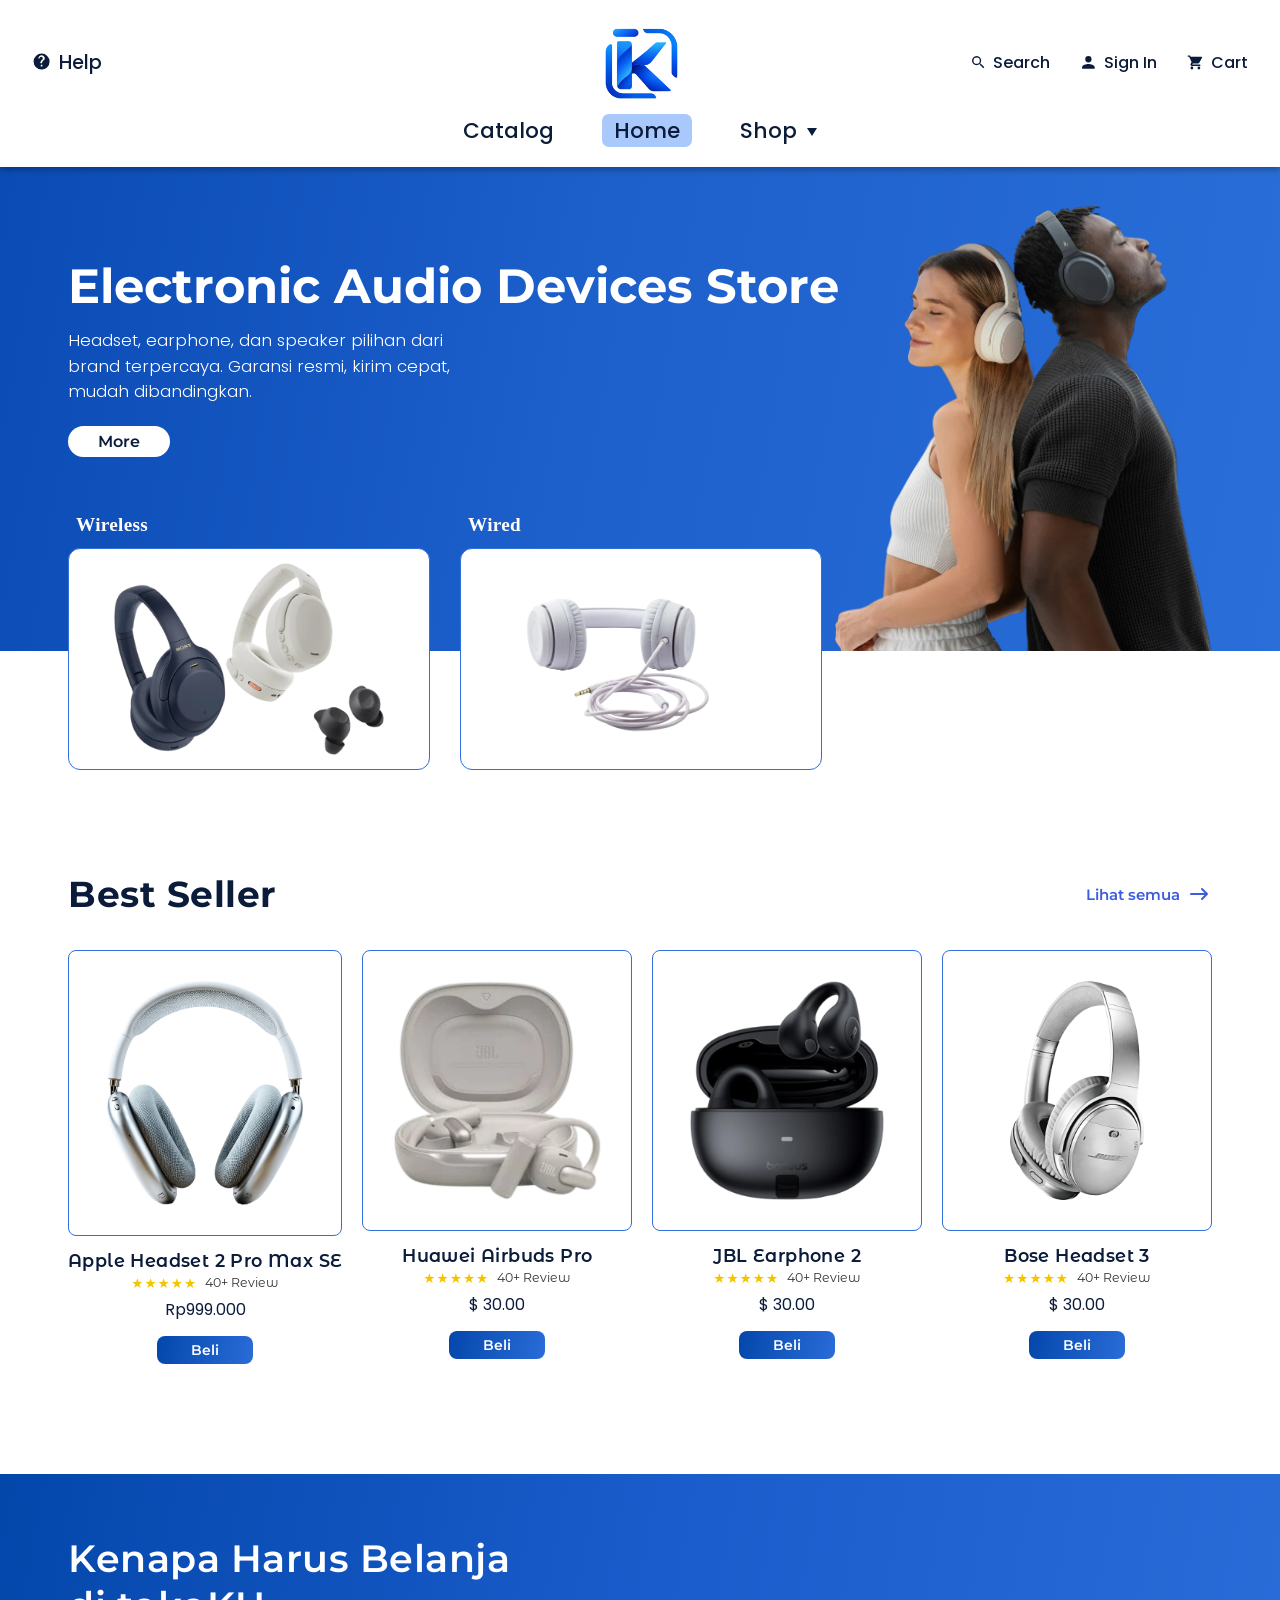
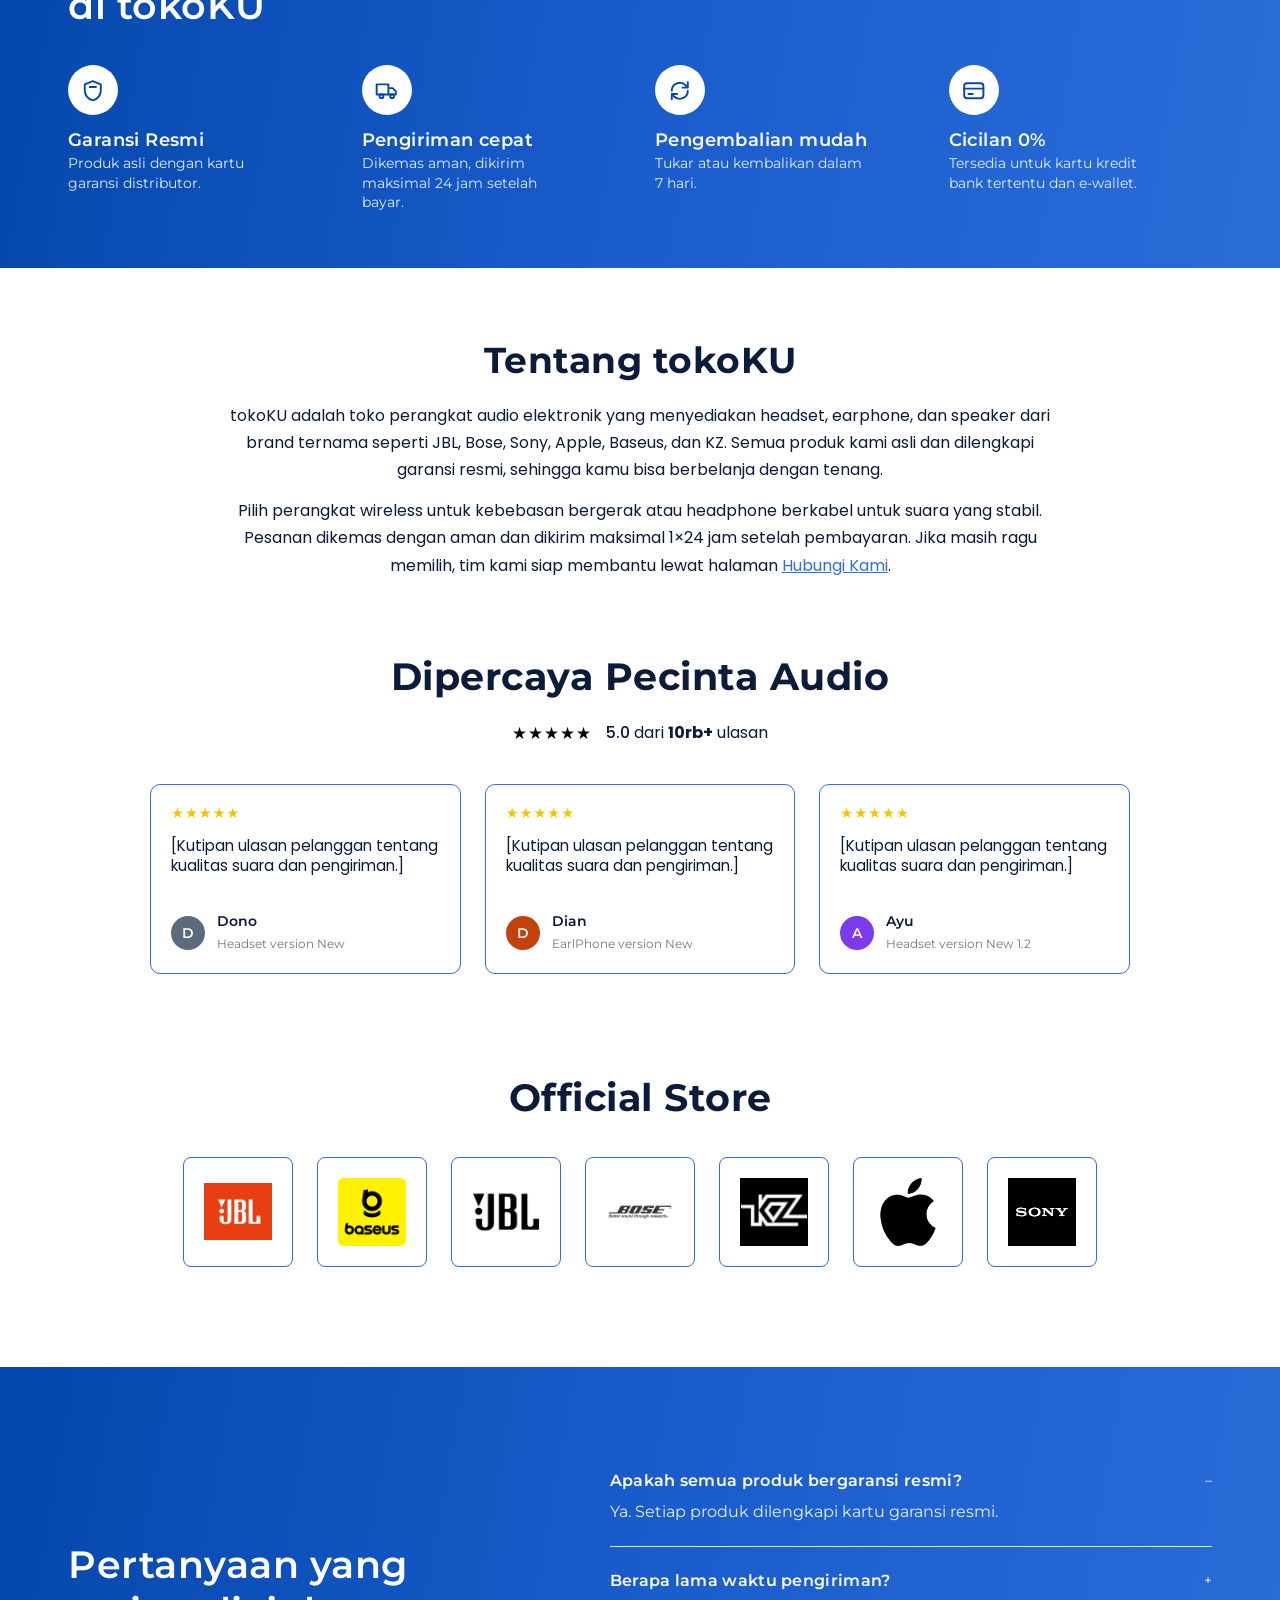
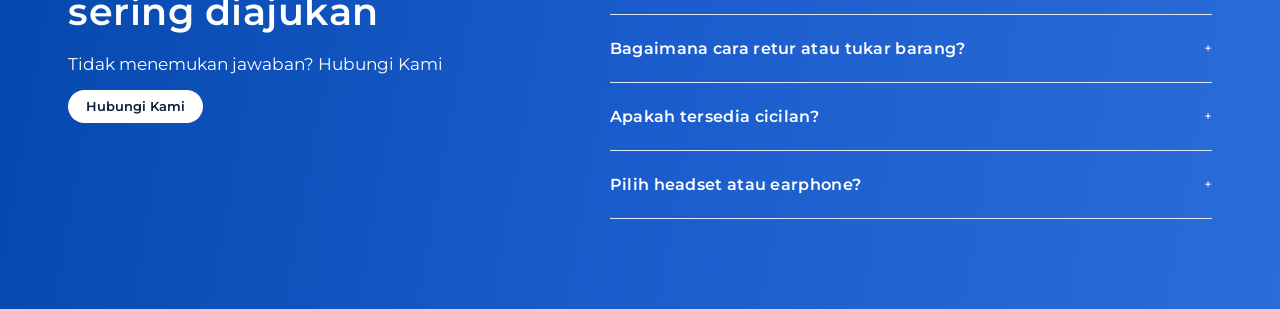
<file: index.html>
<!DOCTYPE html>
<html lang="id">
<head>
<meta charset="utf-8">
<meta name="viewport" content="width=device-width, initial-scale=1">
<title>tokoKU — Electronic Audio Devices Store</title>
<meta name="description" content="Headset, earphone, dan speaker pilihan dari brand terpercaya. Garansi resmi, kirim cepat, mudah dibandingkan.">
<link rel="canonical" href="https://muhammadfaizramadhan77.github.io/tokoKU/">
<link rel="icon" type="image/png" href="img/logo.png">
<link rel="preconnect" href="https://fonts.googleapis.com">
<link rel="preconnect" href="https://fonts.gstatic.com" crossorigin>
<link href="https://fonts.googleapis.com/css2?family=Montserrat:wght@300;400;500;600;700&family=Montserrat+Alternates:wght@500;600;700&family=Poppins:wght@300;400;500;600&display=swap" rel="stylesheet">
<link rel="stylesheet" href="css/style.css">
<script type="application/ld+json">
{
  "@context": "https://schema.org",
  "@type": "Organization",
  "name": "tokoKU",
  "url": "https://muhammadfaizramadhan77.github.io/tokoKU/",
  "logo": "https://muhammadfaizramadhan77.github.io/tokoKU/img/logo.png",
  "description": "Toko perangkat audio elektronik yang menyediakan headset, earphone, dan speaker dari brand ternama dengan garansi resmi."
}
</script>
</head>
<body>
<svg xmlns="http://www.w3.org/2000/svg" style="display:none" aria-hidden="true">
<symbol id="i-help" viewBox="0 0 24 24"><path d="M12 2a10 10 0 100 20 10 10 0 000-20zm1 16h-2v-2h2v2zm1.6-7.7l-.9.9c-.7.7-1.2 1.3-1.2 2.8h-2v-.5c0-1.1.5-2.1 1.2-2.8l1.2-1.3c.4-.3.6-.8.6-1.4 0-1.1-.9-2-2-2s-2 .9-2 2H8c0-2.2 1.8-4 4-4s4 1.8 4 4c0 .9-.4 1.7-1.4 2.3z"/></symbol>
<symbol id="i-search" viewBox="0 0 24 24"><path d="M15.5 14h-.8l-.3-.3A6.5 6.5 0 109.5 16a6.5 6.5 0 004.2-1.6l.3.3v.8l5 5 1.5-1.5-5-5zm-6 0a4.5 4.5 0 110-9 4.5 4.5 0 010 9z"/></symbol>
<symbol id="i-user" viewBox="0 0 24 24"><path d="M12 12a4.5 4.5 0 100-9 4.5 4.5 0 000 9zm0 2.2c-3 0-9 1.5-9 4.5V21h18v-2.3c0-3-6-4.5-9-4.5z"/></symbol>
<symbol id="i-cart" viewBox="0 0 24 24"><path d="M7 18a2 2 0 100 4 2 2 0 000-4zM1 2v2h2l3.6 7.6-1.4 2.4A2 2 0 007 17h12v-2H7.4l.9-1.6h7.5a2 2 0 001.7-1l3.6-6.5A1 1 0 0020.2 4H5.2l-.9-2H1zm16 16a2 2 0 100 4 2 2 0 000-4z"/></symbol>
<symbol id="i-arrow" viewBox="0 0 24 24"><path d="M3 12h16m-5-5l5 5-5 5" fill="none" stroke="currentColor" stroke-width="2" stroke-linecap="round" stroke-linejoin="round"/></symbol>
<symbol id="i-chev" viewBox="0 0 24 24"><path d="M9 5l7 7-7 7" fill="none" stroke="currentColor" stroke-width="2" stroke-linecap="round" stroke-linejoin="round"/></symbol>
<symbol id="i-shield" viewBox="0 0 24 24"><path d="M12 3l7.5 3v5.5c0 4.5-3 8.2-7.5 9.5-4.5-1.300-7.500-5-7.500-9.500V6L12 3z" fill="none" stroke="currentColor" stroke-width="1.8" stroke-linejoin="round"/><path d="M9 8.500h6" stroke="currentColor" stroke-width="1.800" stroke-linecap="round" fill="none"/></symbol>
<symbol id="i-truck" viewBox="0 0 24 24"><g fill="none" stroke="currentColor" stroke-width="1.8" stroke-linejoin="round" stroke-linecap="round"><path d="M2.500 6h11v9.500h-11zM13.500 9.500h4l3 3v3h-7"/><circle cx="7" cy="17" r="1.800"/><circle cx="17" cy="17" r="1.800"/></g></symbol>
<symbol id="i-refresh" viewBox="0 0 24 24"><g fill="none" stroke="currentColor" stroke-width="1.8" stroke-linecap="round" stroke-linejoin="round"><path d="M4.500 12a7.500 7.500 0 0112.800-5.300L19.500 9M19.500 4v5h-5M19.500 12a7.500 7.500 0 01-12.800 5.300L4.500 15M4.500 20v-5h5"/></g></symbol>
<symbol id="i-card" viewBox="0 0 24 24"><g fill="none" stroke="currentColor" stroke-width="1.8" stroke-linecap="round" stroke-linejoin="round"><rect x="3" y="5" width="18" height="14" rx="2.500"/><path d="M3 10h18M7 15h4"/></g></symbol>
</svg>

<header class="site-header">
  <div class="header-top">
    <a class="header-help" href="hubungi-kami.html"><svg class="icon" aria-hidden="true"><use href="#i-help"/></svg><span>Help</span></a>
    <a class="brand" href="index.html" aria-label="tokoKU — beranda"><img src="img/logo.png" alt="Logo tokoKU" width="96" height="96"></a>
    <div class="header-actions">
      <a href="#"><svg class="icon" aria-hidden="true"><use href="#i-search"/></svg><span>Search</span></a>
      <a href="#"><svg class="icon" aria-hidden="true"><use href="#i-user"/></svg><span>Sign In</span></a>
      <a href="#"><svg class="icon" aria-hidden="true"><use href="#i-cart"/></svg><span>Cart</span></a>
    </div>
  </div>
  <nav class="main-nav" aria-label="Navigasi utama">
    <a href="index.html#best-seller">Catalog</a>
    <a href="index.html" class="active" aria-current="page">Home</a>
    <div class="has-sub"><a href="#" aria-haspopup="true">Shop</a>
      <div class="submenu"><a href="index.html#kategori">Wireless</a><a href="index.html#kategori">Wired</a><a href="index.html#best-seller">Best Seller</a></div>
    </div>
  </nav>
</header>
<main>
  <section class="hero" id="kategori">
    <div class="container">
      <div class="hero-text">
        <h1>Electronic Audio Devices Store</h1>
        <p>Headset, earphone, dan speaker pilihan dari brand terpercaya. Garansi resmi, kirim cepat, mudah dibandingkan.</p>
        <a class="btn-white" href="#best-seller">More</a>
      </div>
      <img class="hero-people" src="img/hero-people.webp" alt="Pasangan menikmati musik dengan headphone" width="800" height="600">
      <div class="hero-cats">
        <div class="hero-cat"><span>Wireless</span><a href="#best-seller"><img src="img/hero-wireless.webp" alt="Headset dan earphone wireless" width="400" height="300"></a></div>
        <div class="hero-cat"><span>Wired</span><a href="#best-seller"><img src="img/hero-wired.webp" alt="Headphone berkabel" width="400" height="300"></a></div>
      </div>
    </div>
  </section>

  <section class="best-seller" id="best-seller">
    <div class="container">
      <div class="section-head"><h2 class="section-title">Best Seller</h2><a class="link-all" href="#best-seller">Lihat semua <svg class="icon" aria-hidden="true"><use href="#i-arrow"/></svg></a></div>
      <div class="product-grid">
      <article class="product">
        <a class="product-link" href="produk.html" title="Apple Headset 2 Pro Max SE"><div class="product-img"><img src="img/airpods-max.webp" alt="Apple Headset 2 Pro Max SE" width="600" height="600" loading="lazy"></div>
          <h3>Apple Headset 2 Pro Max SE</h3>
          <div class="rating"><span class="stars" aria-label="5 bintang">★★★★★</span><span>40+ Review</span></div>
          <div class="price">Rp999.000</div></a>
        <a class="btn-beli" href="produk.html" aria-label="Beli Apple Headset 2 Pro Max SE">Beli</a>
      </article>
      <article class="product">
        <a class="product-link" href="#" title="Huawei Airbuds Pro"><div class="product-img"><img src="img/jbl-sense-pro.webp" alt="Huawei Airbuds Pro" width="600" height="600" loading="lazy"></div>
          <h3>Huawei Airbuds Pro</h3>
          <div class="rating"><span class="stars" aria-label="5 bintang">★★★★★</span><span>40+ Review</span></div>
          <div class="price">$ 30.00</div></a>
        <a class="btn-beli" href="#" aria-label="Beli Huawei Airbuds Pro">Beli</a>
      </article>
      <article class="product">
        <a class="product-link" href="#" title="JBL Earphone 2"><div class="product-img"><img src="img/baseus-earbuds.webp" alt="JBL Earphone 2" width="600" height="600" loading="lazy"></div>
          <h3>JBL Earphone 2</h3>
          <div class="rating"><span class="stars" aria-label="5 bintang">★★★★★</span><span>40+ Review</span></div>
          <div class="price">$ 30.00</div></a>
        <a class="btn-beli" href="#" aria-label="Beli JBL Earphone 2">Beli</a>
      </article>
      <article class="product">
        <a class="product-link" href="#" title="Bose Headset 3"><div class="product-img"><img src="img/bose-qc.webp" alt="Bose Headset 3" width="600" height="600" loading="lazy"></div>
          <h3>Bose Headset 3</h3>
          <div class="rating"><span class="stars" aria-label="5 bintang">★★★★★</span><span>40+ Review</span></div>
          <div class="price">$ 30.00</div></a>
        <a class="btn-beli" href="#" aria-label="Beli Bose Headset 3">Beli</a>
      </article>
      </div>
    </div>
  </section>

  <section class="band why">
    <div class="container">
      <h2>Kenapa Harus Belanja<br>di tokoKU</h2>
      <div class="why-grid"><div class="why-item"><div class="ico"><svg class="icon" aria-hidden="true"><use href="#i-shield"/></svg></div><h3>Garansi Resmi</h3><p>Produk asli dengan kartu garansi distributor.</p></div><div class="why-item"><div class="ico"><svg class="icon" aria-hidden="true"><use href="#i-truck"/></svg></div><h3>Pengiriman cepat</h3><p>Dikemas aman, dikirim maksimal 24 jam setelah bayar.</p></div><div class="why-item"><div class="ico"><svg class="icon" aria-hidden="true"><use href="#i-refresh"/></svg></div><h3>Pengembalian mudah</h3><p>Tukar atau kembalikan dalam 7 hari.</p></div><div class="why-item"><div class="ico"><svg class="icon" aria-hidden="true"><use href="#i-card"/></svg></div><h3>Cicilan 0%</h3><p>Tersedia untuk kartu kredit bank tertentu dan e-wallet.</p></div></div>
    </div>
  </section>

  <section class="about">
    <div class="container">
      <h2 class="section-title">Tentang tokoKU</h2>
      <p>tokoKU adalah toko perangkat audio elektronik yang menyediakan headset, earphone, dan speaker dari brand ternama seperti JBL, Bose, Sony, Apple, Baseus, dan KZ. Semua produk kami asli dan dilengkapi garansi resmi, sehingga kamu bisa berbelanja dengan tenang.</p>
      <p>Pilih perangkat wireless untuk kebebasan bergerak atau headphone berkabel untuk suara yang stabil. Pesanan dikemas dengan aman dan dikirim maksimal 1×24 jam setelah pembayaran. Jika masih ragu memilih, tim kami siap membantu lewat halaman <a href="hubungi-kami.html">Hubungi Kami</a>.</p>
    </div>
  </section>

  <section class="testi">
    <div class="container">
      <h2>Dipercaya Pecinta Audio</h2>
      <div class="score"><span class="stars" aria-hidden="true">★★★★★</span><span><b style="font-weight:500">5.0</b> dari <b>10rb+</b> ulasan</span></div>
      <div class="testi-grid">
      <article class="testi-card"><span class="stars" aria-label="5 bintang">★★★★★</span>
        <p>[Kutipan ulasan pelanggan tentang kualitas suara dan pengiriman.]</p>
        <div class="who"><span class="avatar" style="background:#5b6b7d">D</span><div><b>Dono</b><small>Headset version New</small></div></div></article>
      <article class="testi-card"><span class="stars" aria-label="5 bintang">★★★★★</span>
        <p>[Kutipan ulasan pelanggan tentang kualitas suara dan pengiriman.]</p>
        <div class="who"><span class="avatar" style="background:#c2410c">D</span><div><b>Dian</b><small>EarlPhone version New</small></div></div></article>
      <article class="testi-card"><span class="stars" aria-label="5 bintang">★★★★★</span>
        <p>[Kutipan ulasan pelanggan tentang kualitas suara dan pengiriman.]</p>
        <div class="who"><span class="avatar" style="background:#7c3aed">A</span><div><b>Ayu</b><small>Headset version New 1.2</small></div></div></article>
      </div>
    </div>
  </section>

  <section class="official">
    <div class="container">
      <h2>Official Store</h2>
      <div class="logo-row"><div class="logo-box"><img src="img/logo-jbl-orange.png" alt="JBL" width="200" height="200" loading="lazy"></div><div class="logo-box"><img src="img/logo-baseus.png" alt="Baseus" width="200" height="200" loading="lazy"></div><div class="logo-box"><img src="img/logo-jbl-black.png" alt="JBL" width="200" height="200" loading="lazy"></div><div class="logo-box"><img src="img/logo-bose.png" alt="Bose" width="200" height="200" loading="lazy"></div><div class="logo-box"><img src="img/logo-kz.png" alt="KZ" width="200" height="200" loading="lazy"></div><div class="logo-box"><img src="img/logo-apple.png" alt="Apple" width="200" height="200" loading="lazy"></div><div class="logo-box"><img src="img/logo-sony.png" alt="Sony" width="200" height="200" loading="lazy"></div></div>
    </div>
  </section>
</main>
<footer class="band faq" id="faq">
  <div class="container">
    <div class="faq-left">
      <h2>Pertanyaan yang<br>sering diajukan</h2>
      <p>Tidak menemukan jawaban? Hubungi Kami</p>
      <a class="btn-white" href="hubungi-kami.html">Hubungi Kami</a>
    </div>
    <div class="faq-list">
      <details name="faq" open><summary>Apakah semua produk bergaransi resmi?</summary><p>Ya. Setiap produk dilengkapi kartu garansi resmi.</p></details>
      <details name="faq"><summary>Berapa lama waktu pengiriman?</summary><p>Pesanan dikirim maksimal 1×24 jam setelah pembayaran, dan tiba dalam 1–5 hari kerja tergantung lokasi.</p></details>
      <details name="faq"><summary>Bagaimana cara retur atau tukar barang?</summary><p>Ajukan retur lewat halaman Hubungi Kami maksimal 7 hari setelah barang diterima, dengan kemasan dan kelengkapan asli.</p></details>
      <details name="faq"><summary>Apakah tersedia cicilan?</summary><p>Tersedia cicilan 0% untuk kartu kredit bank tertentu dan e-wallet yang bekerja sama.</p></details>
      <details name="faq"><summary>Pilih headset atau earphone?</summary><p>Headset nyaman untuk pemakaian lama dan peredam bising lebih baik; earphone lebih ringkas dan praktis dibawa bepergian.</p></details>
      </div>
  </div>
</footer>
</body>
</html>
</file>
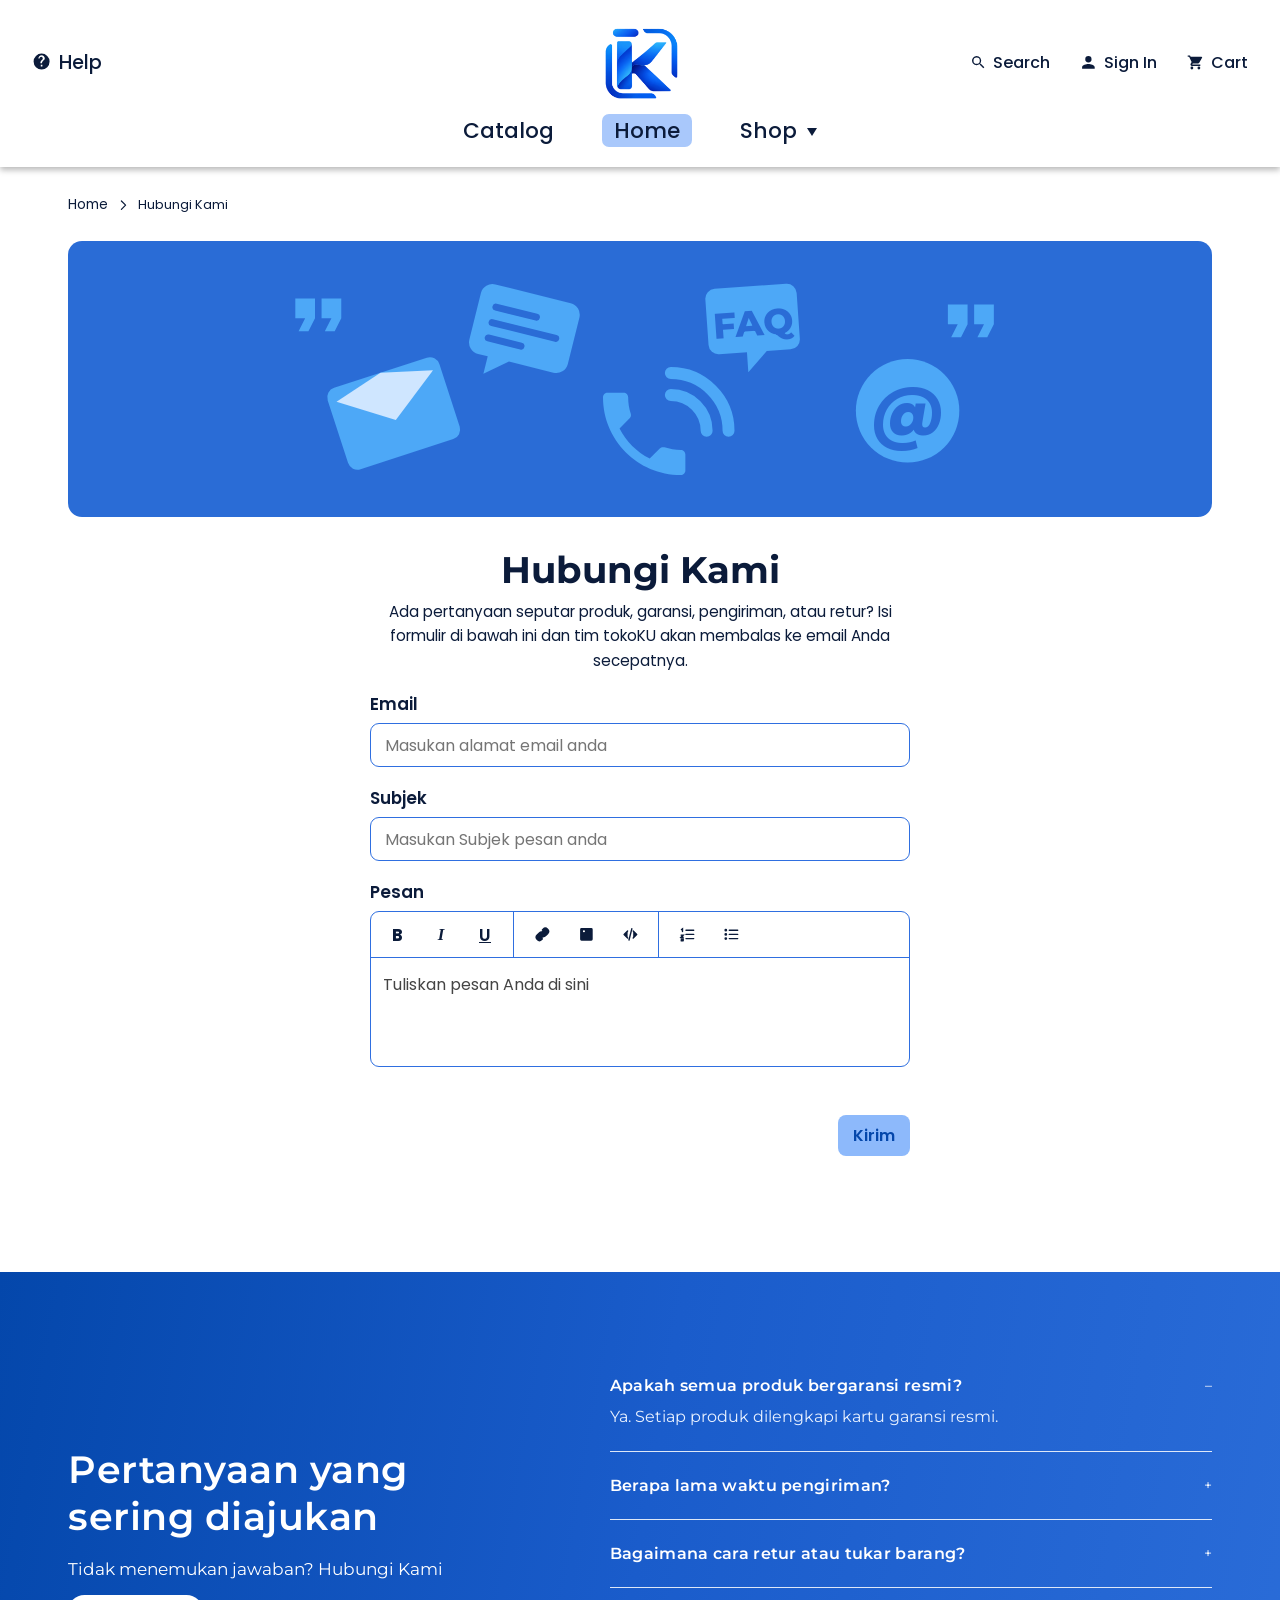
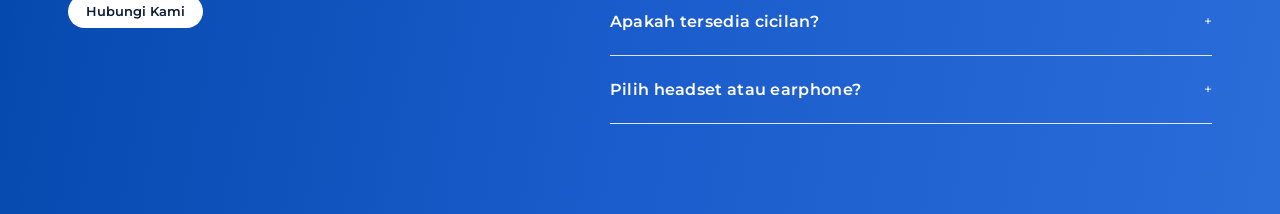
<file: hubungi-kami.html>
<!DOCTYPE html>
<html lang="id">
<head>
<meta charset="utf-8">
<meta name="viewport" content="width=device-width, initial-scale=1">
<title>Hubungi Kami — tokoKU Electronic Audio Store</title>
<meta name="description" content="Hubungi tim tokoKU untuk pertanyaan produk, garansi, pengiriman, dan retur.">
<link rel="canonical" href="https://muhammadfaizramadhan77.github.io/tokoKU/hubungi-kami.html">
<link rel="icon" type="image/png" href="img/logo.png">
<link rel="preconnect" href="https://fonts.googleapis.com">
<link rel="preconnect" href="https://fonts.gstatic.com" crossorigin>
<link href="https://fonts.googleapis.com/css2?family=Montserrat:wght@300;400;500;600;700&family=Poppins:wght@300;400;500;600&display=swap" rel="stylesheet">
<link rel="stylesheet" href="css/style.css">
</head>
<body>
<svg xmlns="http://www.w3.org/2000/svg" style="display:none" aria-hidden="true">
<symbol id="i-help" viewBox="0 0 24 24"><path d="M12 2a10 10 0 100 20 10 10 0 000-20zm1 16h-2v-2h2v2zm1.6-7.7l-.9.9c-.7.7-1.2 1.3-1.2 2.8h-2v-.5c0-1.1.5-2.1 1.2-2.8l1.2-1.3c.4-.3.6-.8.6-1.4 0-1.1-.9-2-2-2s-2 .9-2 2H8c0-2.2 1.8-4 4-4s4 1.8 4 4c0 .9-.4 1.7-1.4 2.3z"/></symbol>
<symbol id="i-search" viewBox="0 0 24 24"><path d="M15.5 14h-.8l-.3-.3A6.5 6.5 0 109.5 16a6.5 6.5 0 004.2-1.6l.3.3v.8l5 5 1.5-1.5-5-5zm-6 0a4.5 4.5 0 110-9 4.5 4.5 0 010 9z"/></symbol>
<symbol id="i-user" viewBox="0 0 24 24"><path d="M12 12a4.5 4.5 0 100-9 4.5 4.5 0 000 9zm0 2.2c-3 0-9 1.5-9 4.5V21h18v-2.3c0-3-6-4.5-9-4.5z"/></symbol>
<symbol id="i-cart" viewBox="0 0 24 24"><path d="M7 18a2 2 0 100 4 2 2 0 000-4zM1 2v2h2l3.6 7.6-1.4 2.4A2 2 0 007 17h12v-2H7.4l.9-1.6h7.5a2 2 0 001.7-1l3.6-6.5A1 1 0 0020.2 4H5.2l-.9-2H1zm16 16a2 2 0 100 4 2 2 0 000-4z"/></symbol>
<symbol id="i-arrow" viewBox="0 0 24 24"><path d="M3 12h16m-5-5l5 5-5 5" fill="none" stroke="currentColor" stroke-width="2" stroke-linecap="round" stroke-linejoin="round"/></symbol>
<symbol id="i-chev" viewBox="0 0 24 24"><path d="M9 5l7 7-7 7" fill="none" stroke="currentColor" stroke-width="2" stroke-linecap="round" stroke-linejoin="round"/></symbol>
<symbol id="i-shield" viewBox="0 0 24 24"><path d="M12 3l7.5 3v5.5c0 4.5-3 8.2-7.5 9.5-4.5-1.300-7.500-5-7.500-9.500V6L12 3z" fill="none" stroke="currentColor" stroke-width="1.8" stroke-linejoin="round"/><path d="M9 8.500h6" stroke="currentColor" stroke-width="1.800" stroke-linecap="round" fill="none"/></symbol>
<symbol id="i-truck" viewBox="0 0 24 24"><g fill="none" stroke="currentColor" stroke-width="1.8" stroke-linejoin="round" stroke-linecap="round"><path d="M2.500 6h11v9.500h-11zM13.500 9.500h4l3 3v3h-7"/><circle cx="7" cy="17" r="1.800"/><circle cx="17" cy="17" r="1.800"/></g></symbol>
<symbol id="i-refresh" viewBox="0 0 24 24"><g fill="none" stroke="currentColor" stroke-width="1.8" stroke-linecap="round" stroke-linejoin="round"><path d="M4.500 12a7.500 7.500 0 0112.800-5.300L19.500 9M19.500 4v5h-5M19.500 12a7.500 7.500 0 01-12.800 5.300L4.500 15M4.500 20v-5h5"/></g></symbol>
<symbol id="i-card" viewBox="0 0 24 24"><g fill="none" stroke="currentColor" stroke-width="1.8" stroke-linecap="round" stroke-linejoin="round"><rect x="3" y="5" width="18" height="14" rx="2.500"/><path d="M3 10h18M7 15h4"/></g></symbol>
</svg>

<header class="site-header">
  <div class="header-top">
    <a class="header-help" href="hubungi-kami.html"><svg class="icon" aria-hidden="true"><use href="#i-help"/></svg><span>Help</span></a>
    <a class="brand" href="index.html" aria-label="tokoKU — beranda"><img src="img/logo.png" alt="Logo tokoKU" width="96" height="96"></a>
    <div class="header-actions">
      <a href="#"><svg class="icon" aria-hidden="true"><use href="#i-search"/></svg><span>Search</span></a>
      <a href="#"><svg class="icon" aria-hidden="true"><use href="#i-user"/></svg><span>Sign In</span></a>
      <a href="#"><svg class="icon" aria-hidden="true"><use href="#i-cart"/></svg><span>Cart</span></a>
    </div>
  </div>
  <nav class="main-nav" aria-label="Navigasi utama">
    <a href="index.html#best-seller">Catalog</a>
    <a href="index.html" class="active" aria-current="page">Home</a>
    <div class="has-sub"><a href="#" aria-haspopup="true">Shop</a>
      <div class="submenu"><a href="index.html#kategori">Wireless</a><a href="index.html#kategori">Wired</a><a href="index.html#best-seller">Best Seller</a></div>
    </div>
  </nav>
</header>
<main class="container contact">
  <nav class="breadcrumb" aria-label="Breadcrumb"><a href="index.html">Home</a><svg class="icon" aria-hidden="true"><use href="#i-chev"/></svg><span>Hubungi Kami</span></nav>
  <div class="contact-banner"><svg viewBox="0 0 1150 276" preserveAspectRatio="xMidYMid meet" aria-hidden="true" fill="#4da8f7">
  <path transform="translate(212 34) scale(3.300)" d="M6 17h3l2-4V7H5v6h3zm8 0h3l2-4V7h-6v6h3z"/>
  <g transform="translate(258 150) rotate(-18)"><rect x="0" y="0" width="118" height="86" rx="10"/><path d="M8 14L59 0l51 14-51 36z" fill="#cfe6ff"/></g>
  <g transform="translate(418 40) rotate(14)"><path d="M12 0h78a12 12 0 0112 12v48a12 12 0 01-12 12H44l-22 18V72H12A12 12 0 010 60V12A12 12 0 0112 0z"/>
    <path d="M18 22h42M18 38h66M18 54h34" stroke="#2a6cd6" stroke-width="7" stroke-linecap="round" fill="none"/></g>
  <path transform="translate(524 138) scale(4.600)" d="M6.62 10.79c1.44 2.83 3.76 5.14 6.59 6.59l2.2-2.2c.27-.27.67-.36 1.02-.24 1.12.37 2.33.57 3.57.57.55 0 1 .45 1 1V20c0 .55-.45 1-1 1-9.39 0-17-7.61-17-17 0-.55.45-1 1-1h3.5c.55 0 1 .45 1 1 0 1.25.2 2.45.57 3.57.11.35.03.74-.25 1.02l-2.2 2.2z"/>
  <path d="M592 140a36 36 0 0136 36M592 118a58 58 0 0158 58" fill="none" stroke="#4da8f7" stroke-width="12" stroke-linecap="round" transform="translate(14 14)"/>
  <g transform="translate(640 48) rotate(-4)"><path d="M10 0h72a10 10 0 0110 10v46a10 10 0 01-10 10H58l-20 20V66H10A10 10 0 010 56V10A10 10 0 0110 0z"/>
    <text x="46" y="50" text-anchor="middle" font-family="Montserrat,Arial Black,sans-serif" font-weight="800" font-size="36" fill="#2a6cd6">FAQ</text></g>
  <path transform="translate(868 40) scale(3.300)" d="M6 17h3l2-4V7H5v6h3zm8 0h3l2-4V7h-6v6h3z"/>
  <g transform="translate(792 118)"><circle cx="52" cy="52" r="52"/>
    <text x="52" y="76" text-anchor="middle" font-family="Poppins,Arial,sans-serif" font-weight="700" font-size="72" fill="#2a6cd6">@</text></g>
</svg></div>
  <h1>Hubungi Kami</h1>
  <p class="contact-intro">Ada pertanyaan seputar produk, garansi, pengiriman, atau retur? Isi formulir di bawah ini dan tim tokoKU akan membalas ke email Anda secepatnya.</p>
  <form id="contact-form" novalidate>
    <label for="email">Email</label>
    <input type="email" id="email" name="email" placeholder="Masukan alamat email anda" required>
    <label for="subjek">Subjek</label>
    <input type="text" id="subjek" name="subjek" placeholder="Masukan Subjek pesan anda" required>
    <label for="pesan">Pesan</label>
    <div class="editor">
      <div class="toolbar" role="toolbar" aria-label="Format pesan">
        <button type="button" data-cmd="bold" title="Tebal"><b>B</b></button>
        <button type="button" data-cmd="italic" title="Miring"><i style="font-family:Georgia,serif">I</i></button>
        <button type="button" data-cmd="underline" title="Garis bawah"><u>U</u></button>
        <span class="sep"></span>
        <button type="button" data-cmd="link" title="Tautan"><svg class="icon" viewBox="0 0 24 24" fill="none" stroke="currentColor" stroke-width="2" stroke-linecap="round" stroke-linejoin="round"><path d="M10 14a4.500 4.500 0 006.400 0l3-3a4.500 4.500 0 00-6.400-6.400l-1 1M14 10a4.500 4.500 0 00-6.400 0l-3 3a4.500 4.500 0 006.400 6.400l1-1"/></svg></button>
        <button type="button" data-cmd="image" title="Gambar"><svg class="icon" viewBox="0 0 24 24"><path d="M3 5a2 2 0 012-2h14a2 2 0 012 2v14a2 2 0 01-2 2H5a2 2 0 01-2-2zm4 10.500l3-4 2.500 3 2-2.500L19 17.500H5zM8.500 9a1.500 1.500 0 100-3 1.500 1.500 0 000 3z"/></svg></button>
        <button type="button" data-cmd="code" title="Kode"><svg class="icon" viewBox="0 0 24 24" fill="none" stroke="currentColor" stroke-width="2" stroke-linecap="round" stroke-linejoin="round"><path d="M8 7l-5 5 5 5M16 7l5 5-5 5M14 4l-4 16"/></svg></button>
        <span class="sep"></span>
        <button type="button" data-cmd="insertOrderedList" title="Daftar angka"><svg class="icon" viewBox="0 0 24 24" fill="none" stroke="currentColor" stroke-width="2" stroke-linecap="round"><path d="M10 6h11M10 12h11M10 18h11M3.500 5l1.500-1v4M3 13h3l-3 3h3M3 18.500h3v1.500H4M3 21h3"/></svg></button>
        <button type="button" data-cmd="insertUnorderedList" title="Daftar poin"><svg class="icon" viewBox="0 0 24 24" fill="none" stroke="currentColor" stroke-width="2" stroke-linecap="round"><path d="M9 6h12M9 12h12M9 18h12"/><circle cx="4" cy="6" r="1" fill="currentColor"/><circle cx="4" cy="12" r="1" fill="currentColor"/><circle cx="4" cy="18" r="1" fill="currentColor"/></svg></button>
      </div>
      <div class="editor-body" id="pesan" contenteditable="true" role="textbox" aria-multiline="true" data-placeholder="Tuliskan pesan Anda di sini"></div>
    </div>
    <div class="actions"><button type="submit" class="btn-send">Kirim</button></div>
    <p class="form-note" id="form-note" role="status"></p>
  </form>
</main>
<footer class="band faq" id="faq">
  <div class="container">
    <div class="faq-left">
      <h2>Pertanyaan yang<br>sering diajukan</h2>
      <p>Tidak menemukan jawaban? Hubungi Kami</p>
      <a class="btn-white" href="hubungi-kami.html">Hubungi Kami</a>
    </div>
    <div class="faq-list">
      <details name="faq" open><summary>Apakah semua produk bergaransi resmi?</summary><p>Ya. Setiap produk dilengkapi kartu garansi resmi.</p></details>
      <details name="faq"><summary>Berapa lama waktu pengiriman?</summary><p>Pesanan dikirim maksimal 1×24 jam setelah pembayaran, dan tiba dalam 1–5 hari kerja tergantung lokasi.</p></details>
      <details name="faq"><summary>Bagaimana cara retur atau tukar barang?</summary><p>Ajukan retur lewat halaman Hubungi Kami maksimal 7 hari setelah barang diterima, dengan kemasan dan kelengkapan asli.</p></details>
      <details name="faq"><summary>Apakah tersedia cicilan?</summary><p>Tersedia cicilan 0% untuk kartu kredit bank tertentu dan e-wallet yang bekerja sama.</p></details>
      <details name="faq"><summary>Pilih headset atau earphone?</summary><p>Headset nyaman untuk pemakaian lama dan peredam bising lebih baik; earphone lebih ringkas dan praktis dibawa bepergian.</p></details>
      </div>
  </div>
</footer>
<script src="js/main.js"></script>
</body>
</html>
</file>
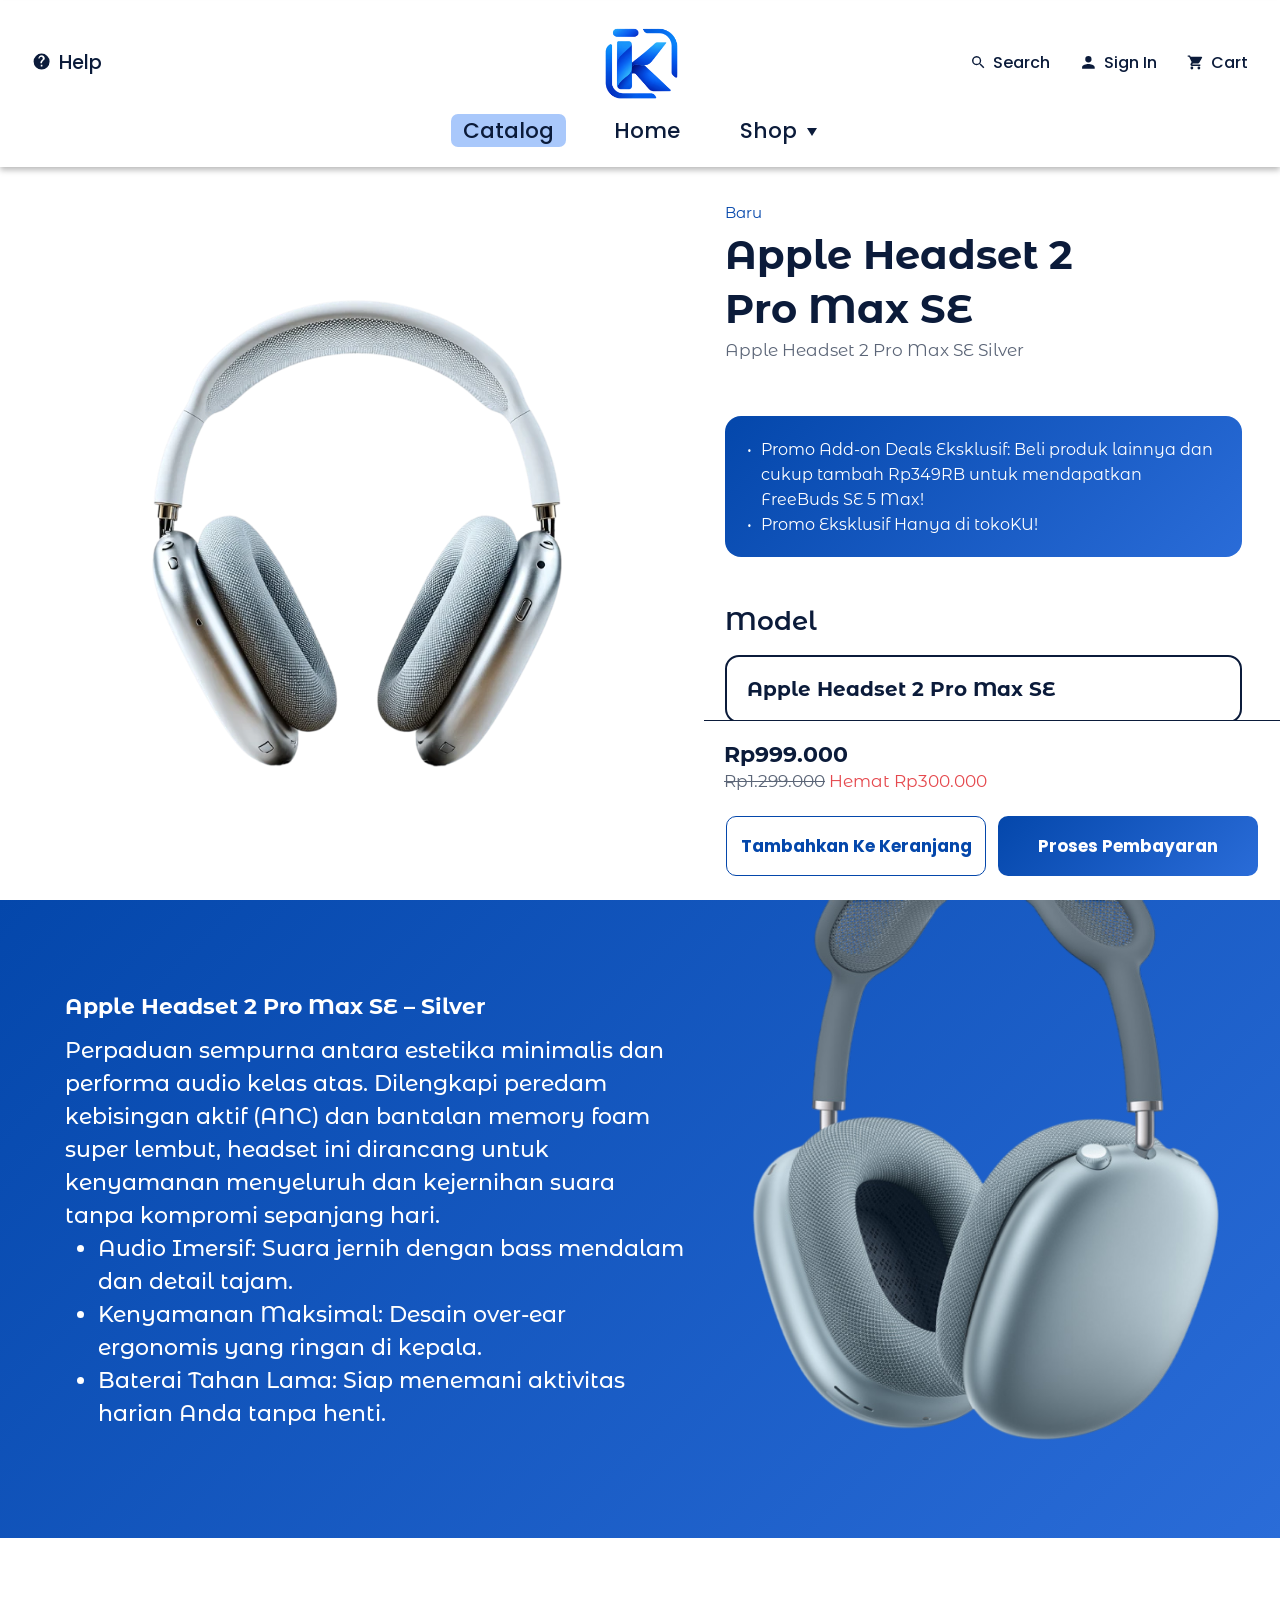
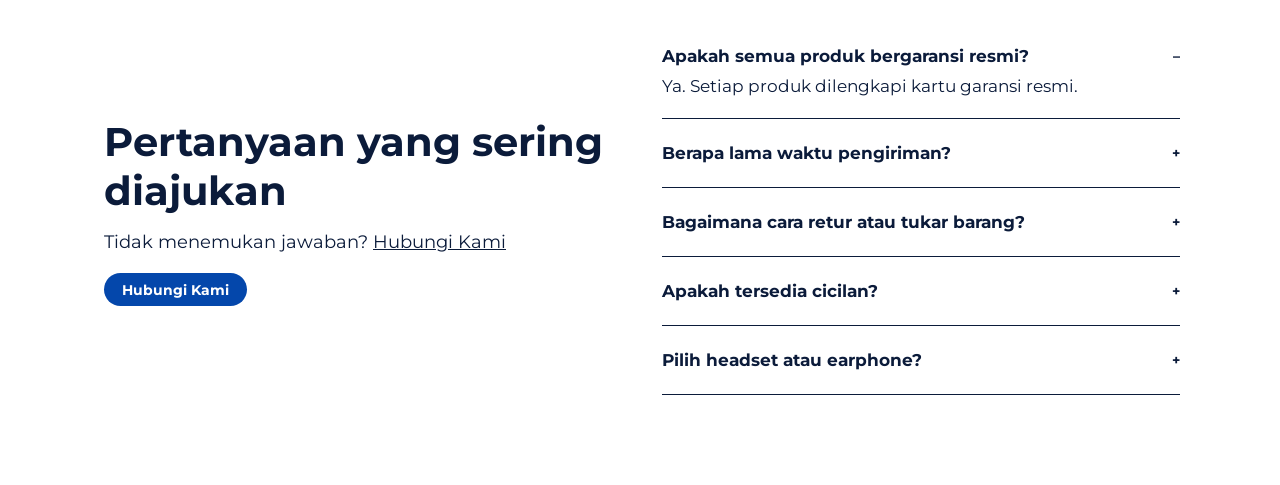
<file: produk.html>
<!DOCTYPE html>
<html lang="id">
<head>
<meta charset="utf-8">
<meta name="viewport" content="width=device-width, initial-scale=1">
<title>Apple Headset 2 Pro Max SE — tokoKU</title>
<meta name="description" content="Apple Headset 2 Pro Max SE Silver dengan peredam kebisingan aktif dan garansi resmi di tokoKU.">
<link rel="canonical" href="https://muhammadfaizramadhan77.github.io/tokoKU/produk.html">
<link rel="icon" type="image/png" href="img/logo.png">
<link rel="preconnect" href="https://fonts.googleapis.com">
<link rel="preconnect" href="https://fonts.gstatic.com" crossorigin>
<link href="https://fonts.googleapis.com/css2?family=Montserrat:wght@300;400;500;600;700&family=Montserrat+Alternates:wght@500;600;700&family=Poppins:wght@300;400;500;600&display=swap" rel="stylesheet">
<link rel="stylesheet" href="css/style.css">
<link rel="stylesheet" href="css/produk.css">
</head>
<body>
<svg xmlns="http://www.w3.org/2000/svg" style="display:none" aria-hidden="true">
<symbol id="i-help" viewBox="0 0 24 24"><path d="M12 2a10 10 0 100 20 10 10 0 000-20zm1 16h-2v-2h2v2zm1.6-7.7l-.9.9c-.7.7-1.2 1.3-1.2 2.8h-2v-.5c0-1.1.5-2.1 1.2-2.8l1.2-1.3c.4-.3.6-.8.6-1.4 0-1.1-.9-2-2-2s-2 .9-2 2H8c0-2.2 1.8-4 4-4s4 1.8 4 4c0 .9-.4 1.7-1.4 2.3z"/></symbol>
<symbol id="i-search" viewBox="0 0 24 24"><path d="M15.5 14h-.8l-.3-.3A6.5 6.5 0 109.5 16a6.5 6.5 0 004.2-1.6l.3.3v.8l5 5 1.5-1.5-5-5zm-6 0a4.5 4.5 0 110-9 4.5 4.5 0 010 9z"/></symbol>
<symbol id="i-user" viewBox="0 0 24 24"><path d="M12 12a4.5 4.5 0 100-9 4.5 4.5 0 000 9zm0 2.2c-3 0-9 1.5-9 4.5V21h18v-2.3c0-3-6-4.5-9-4.5z"/></symbol>
<symbol id="i-cart" viewBox="0 0 24 24"><path d="M7 18a2 2 0 100 4 2 2 0 000-4zM1 2v2h2l3.6 7.6-1.4 2.4A2 2 0 007 17h12v-2H7.4l.9-1.6h7.5a2 2 0 001.7-1l3.6-6.5A1 1 0 0020.2 4H5.2l-.9-2H1zm16 16a2 2 0 100 4 2 2 0 000-4z"/></symbol>
<symbol id="i-arrow" viewBox="0 0 24 24"><path d="M3 12h16m-5-5l5 5-5 5" fill="none" stroke="currentColor" stroke-width="2" stroke-linecap="round" stroke-linejoin="round"/></symbol>
<symbol id="i-chev" viewBox="0 0 24 24"><path d="M9 5l7 7-7 7" fill="none" stroke="currentColor" stroke-width="2" stroke-linecap="round" stroke-linejoin="round"/></symbol>
<symbol id="i-shield" viewBox="0 0 24 24"><path d="M12 3l7.5 3v5.5c0 4.5-3 8.2-7.5 9.5-4.5-1.300-7.500-5-7.500-9.500V6L12 3z" fill="none" stroke="currentColor" stroke-width="1.8" stroke-linejoin="round"/><path d="M9 8.500h6" stroke="currentColor" stroke-width="1.800" stroke-linecap="round" fill="none"/></symbol>
<symbol id="i-truck" viewBox="0 0 24 24"><g fill="none" stroke="currentColor" stroke-width="1.8" stroke-linejoin="round" stroke-linecap="round"><path d="M2.500 6h11v9.500h-11zM13.500 9.500h4l3 3v3h-7"/><circle cx="7" cy="17" r="1.800"/><circle cx="17" cy="17" r="1.800"/></g></symbol>
<symbol id="i-refresh" viewBox="0 0 24 24"><g fill="none" stroke="currentColor" stroke-width="1.8" stroke-linecap="round" stroke-linejoin="round"><path d="M4.500 12a7.500 7.500 0 0112.800-5.300L19.500 9M19.500 4v5h-5M19.500 12a7.500 7.500 0 01-12.800 5.300L4.500 15M4.500 20v-5h5"/></g></symbol>
<symbol id="i-card" viewBox="0 0 24 24"><g fill="none" stroke="currentColor" stroke-width="1.8" stroke-linecap="round" stroke-linejoin="round"><rect x="3" y="5" width="18" height="14" rx="2.500"/><path d="M3 10h18M7 15h4"/></g></symbol>
</svg>

<header class="site-header">
  <div class="header-top">
    <a class="header-help" href="hubungi-kami.html"><svg class="icon" aria-hidden="true"><use href="#i-help"/></svg><span>Help</span></a>
    <a class="brand" href="index.html" aria-label="tokoKU — beranda"><img src="img/logo.png" alt="Logo tokoKU" width="96" height="96"></a>
    <div class="header-actions">
      <a href="#"><svg class="icon" aria-hidden="true"><use href="#i-search"/></svg><span>Search</span></a>
      <a href="#"><svg class="icon" aria-hidden="true"><use href="#i-user"/></svg><span>Sign In</span></a>
      <a href="#"><svg class="icon" aria-hidden="true"><use href="#i-cart"/></svg><span>Cart</span></a>
    </div>
  </div>
  <nav class="main-nav" aria-label="Navigasi utama">
    <a href="index.html#best-seller" class="active" aria-current="page">Catalog</a>
    <a href="index.html">Home</a>
    <div class="has-sub"><a href="#" aria-haspopup="true">Shop</a>
      <div class="submenu"><a href="index.html#kategori">Wireless</a><a href="index.html#kategori">Wired</a><a href="index.html#best-seller">Best Seller</a></div>
    </div>
  </nav>
</header>

<!-- Bar nama produk; harga kecil + tombol muncul setelah harga besar terlewati -->
<div class="sbar" id="sbar" aria-hidden="true">
  <h2>Apple Headset 2 Pro Max SE</h2>
  <div class="mini">
    <div class="p"><b>Rp999.000</b><s>Rp1.299.000</s> <span>Hemat Rp300.000</span></div>
    <button class="pbtn sm" type="button">Proses Pembayaran</button>
  </div>
</div>

<main>
  <section class="pdp">
    <div class="pdp-gallery"><img src="img/airpods-max.webp" alt="Apple Headset 2 Pro Max SE Silver" width="527" height="600"></div>
    <div class="pdp-info">
      <div class="pdp-scroll">
        <p class="pdp-tag">Baru</p>
        <h1>Apple Headset 2 Pro Max SE</h1>
        <p class="pdp-sub">Apple Headset 2 Pro Max SE Silver</p>
        <div class="pdp-promo"><ul>
          <li>Promo Add-on Deals Eksklusif: Beli produk lainnya dan cukup tambah Rp349RB untuk mendapatkan FreeBuds SE 5 Max!</li>
          <li>Promo Eksklusif Hanya di tokoKU!</li>
        </ul></div>

        <h4>Model</h4>
        <div class="pdp-model">Apple Headset 2 Pro Max SE</div>

        <p class="pdp-warna" id="warna">Warna - Silver</p>
        <div class="pdp-sw">
          <button type="button" data-n="Silver" style="background:#dfe1e4" aria-label="Silver" aria-pressed="true"></button>
          <button type="button" data-n="Sky Blue" style="background:#2268d6" aria-label="Sky Blue" aria-pressed="false"></button>
          <button type="button" data-n="Space Gray" style="background:#505050" aria-label="Space Gray" aria-pressed="false"></button>
        </div>

        <h4>Fitur utama</h4>
        <p class="pdp-note">Perpaduan estetika minimalis dan performa audio kelas atas, dengan peredam kebisingan aktif (ANC) dan bantalan memory foam super lembut.</p>
        <p class="pdp-note">Desain over-ear ergonomis yang ringan di kepala, siap menemani aktivitas harian tanpa henti.</p>

        <h4>Spesifikasi</h4>
        <ul class="pdp-spec">
          <li><b>Tipe</b><span>Over-ear</span></li>
          <li><b>Peredam kebisingan</b><span>Aktif (ANC)</span></li>
          <li><b>Bantalan</b><span>Memory foam</span></li>
          <li><b>Pilihan warna</b><span>Silver, Sky Blue, Space Gray</span></li>
        </ul>

        <h4>Garansi dan pengiriman</h4>
        <p class="pdp-note">Produk asli dengan kartu garansi distributor.</p>
        <p class="pdp-note">Dikemas aman, dikirim maksimal 24 jam setelah bayar. Tukar atau kembalikan dalam 7 hari. Ada pertanyaan? <a href="hubungi-kami.html"><u>Hubungi Kami</u></a>.</p>
      </div>
      <div class="pdp-price" id="pricebox">
        <p class="now">Rp999.000</p>
        <s>Rp1.299.000</s><span class="save">Hemat Rp300.000</span>
        <div class="pdp-actions">
          <button class="pbtn line" type="button">Tambahkan Ke Keranjang</button>
          <button class="pbtn fill" type="button">Proses Pembayaran</button>
        </div>
      </div>
    </div>
  </section>

  <section class="pdp-desc"><div class="in">
    <div class="txt">
      <h3>Apple Headset 2 Pro Max SE &ndash; Silver</h3>
      <p>Perpaduan sempurna antara estetika minimalis dan performa audio kelas atas. Dilengkapi peredam kebisingan aktif (ANC) dan bantalan memory foam super lembut, headset ini dirancang untuk kenyamanan menyeluruh dan kejernihan suara tanpa kompromi sepanjang hari.</p>
      <ul>
        <li>Audio Imersif: Suara jernih dengan bass mendalam dan detail tajam.</li>
        <li>Kenyamanan Maksimal: Desain over-ear ergonomis yang ringan di kepala.</li>
        <li>Baterai Tahan Lama: Siap menemani aktivitas harian Anda tanpa henti.</li>
      </ul>
    </div>
    <img src="img/intelligent_features_static__d8bllbro7xyu_large-Photoroom.png" alt="Apple Headset 2 Pro Max SE Sky Blue" width="596" height="631">
  </div></section>

  <section class="pfaq"><div class="in">
    <div>
      <h3>Pertanyaan yang sering diajukan</h3>
      <p class="ask">Tidak menemukan jawaban? <a href="hubungi-kami.html">Hubungi Kami</a></p>
      <a class="pill" href="hubungi-kami.html">Hubungi Kami</a>
    </div>
    <div>
      <details open><summary>Apakah semua produk bergaransi resmi?</summary><p>Ya. Setiap produk dilengkapi kartu garansi resmi.</p></details>
      <details><summary>Berapa lama waktu pengiriman?</summary><p>Dikirim maksimal 1&times;24 jam setelah pembayaran.</p></details>
      <details><summary>Bagaimana cara retur atau tukar barang?</summary><p>Tukar atau kembalikan dalam 7 hari.</p></details>
      <details><summary>Apakah tersedia cicilan?</summary><p>Cicilan 0% tersedia untuk kartu kredit bank tertentu dan e-wallet.</p></details>
      <details><summary>Pilih headset atau earphone?</summary><p>Pilih wireless untuk kebebasan bergerak, atau berkabel untuk suara yang stabil.</p></details>
    </div>
  </div></section>
</main>
<script src="js/produk.js"></script>
</body>
</html>
</file>
<file: css/style.css>
/* ===== tokoKU — style.css ===== */
:root{
  --navy:#0b1b3a;
  --blue:#2f6fe0;
  --blue-dark:#0447ab;
  --blue-mid:#2a6cd6;
  --blue-soft:#8db9fb;
  --pill:#a9c8fb;
  --star:#f5c400;
  --container:1144px;
  --f-head:"Montserrat",system-ui,sans-serif;
  --f-body:"Poppins",system-ui,sans-serif;
  --f-alt:"Montserrat Alternates","Montserrat",system-ui,sans-serif;
}
*,*::before,*::after{box-sizing:border-box}
html{scroll-behavior:smooth}
body{margin:0;font-family:var(--f-body);color:var(--navy);background:#fff;-webkit-font-smoothing:antialiased}
img{max-width:100%;height:auto;display:block}
a{color:inherit;text-decoration:none}
.container{width:min(var(--container),100% - 48px);margin-inline:auto}
.icon{width:1em;height:1em;fill:currentColor;flex:none}

/* ===== Header ===== */
.site-header{position:relative;z-index:20;background:#fff;box-shadow:0 3px 6px rgba(0,0,0,.28)}
.header-top{position:relative;display:flex;align-items:center;justify-content:space-between;
  width:min(1320px,100% - 64px);margin-inline:auto;padding-top:20px;min-height:104px}
.header-help{display:flex;align-items:center;gap:8px;font-size:1.2rem;font-weight:500}
.header-help .icon{font-size:1.2rem}
.brand{position:absolute;left:50%;top:14px;transform:translateX(-50%)}
.brand img{width:96px;height:96px;object-fit:contain}
.header-actions{display:flex;align-items:center;gap:30px;font-size:1rem;font-weight:500}
.header-actions a{display:flex;align-items:center;gap:7px}
.header-actions .icon{font-size:1.05rem}
.main-nav{display:flex;justify-content:center;align-items:center;gap:36px;padding:10px 0 20px;font-size:1.35rem;font-weight:500}
.main-nav a{padding:2px 12px;border-radius:7px;line-height:1.35}
.main-nav a.active{background:var(--pill)}
.main-nav a:hover:not(.active){color:var(--blue)}
.has-sub{position:relative}
.has-sub>a::after{content:"";display:inline-block;margin-left:10px;border:5px solid transparent;border-top:8px solid currentColor;border-bottom:0;vertical-align:middle}
.submenu{position:absolute;top:100%;left:0;min-width:170px;background:#fff;border-radius:10px;
  box-shadow:0 8px 24px rgba(0,0,0,.18);padding:8px;display:none;flex-direction:column}
.has-sub:hover .submenu,.has-sub:focus-within .submenu{display:flex}
.submenu a{font-size:1rem;padding:8px 12px}
.menu-toggle{display:none}

/* ===== Hero ===== */
.hero{position:relative;background:linear-gradient(100deg,#0a4bb5 0%,#1d5fcb 45%,#2a6fd9 100%);
  height:484px;margin-bottom:121px}
.hero .container{position:relative;height:100%}
.hero-text{position:absolute;left:0;top:92px;color:#fff;max-width:640px}
.hero-text h1{font:700 3rem/1.15 var(--f-head);margin:0 0 14px;white-space:nowrap}
.hero-text p{margin:0 0 22px;font-size:1.05rem;line-height:1.5;max-width:420px;font-weight:300}
.btn-white{display:inline-block;background:#fff;color:var(--navy);font:600 1rem var(--f-head);
  padding:6px 30px;border-radius:30px;border:0;cursor:pointer}
.btn-white:hover{background:#e6efff}
.hero-people{position:absolute;right:0;bottom:0;height:445px;width:auto;max-width:none}
.hero-cats{position:absolute;left:0;top:347px;display:flex;gap:30px}
.hero-cat span{display:block;color:#fff;font:700 1.2rem Georgia,"Times New Roman",serif;margin:0 0 12px 8px;letter-spacing:.3px}
.hero-cat a{display:flex;align-items:center;justify-content:center;width:362px;height:222px;background:#fff;
  border:1.5px solid var(--blue);border-radius:12px;padding:14px;transition:transform .2s,box-shadow .2s}
.hero-cat a:hover{transform:translateY(-4px);box-shadow:0 10px 24px rgba(10,50,120,.25)}
.hero-cat img{max-height:100%;object-fit:contain}

/* ===== Best seller ===== */
.section-head{display:flex;justify-content:space-between;align-items:center;margin-bottom:34px}
.section-title{font:700 2.25rem var(--f-head);margin:0;letter-spacing:.5px}
.link-all{display:flex;align-items:center;gap:8px;color:#3d5ce0;font:600 .95rem var(--f-head)}
.link-all .icon{font-size:1.5rem}
.best-seller{padding-top:100px;padding-bottom:110px}
.product-grid{display:grid;grid-template-columns:repeat(4,1fr);gap:20px}
.product{text-align:center}
.product-img{aspect-ratio:1/1.04;display:flex;align-items:center;justify-content:center;border:1.5px solid var(--blue);
  border-radius:8px;padding:30px;background:#fff;transition:transform .2s,box-shadow .2s}
.product:hover .product-img{transform:translateY(-4px);box-shadow:0 10px 24px rgba(10,50,120,.18)}
.product-img img{max-height:100%;object-fit:contain}
.product-link{display:block}
.product h3{font:600 1.1rem var(--f-alt);margin:14px 0 4px;letter-spacing:.4px;white-space:nowrap;overflow:hidden;text-overflow:ellipsis}
.rating{display:flex;justify-content:center;align-items:center;gap:8px;font:400 .78rem var(--f-alt);color:#333}
.stars{color:var(--star);letter-spacing:1px;font-size:.85rem}
.price{margin-top:6px;font-size:1rem}
.btn-beli{display:inline-block;margin-top:14px;padding:5px 34px;border-radius:8px;background:linear-gradient(100deg,#0447ab,#2a6cd8);color:#fff;font:600 .9rem var(--f-head);transition:transform .2s,box-shadow .2s}
.btn-beli:hover{transform:translateY(-2px);box-shadow:0 6px 14px rgba(10,50,120,.3)}

/* ===== Why us ===== */
.band{background:linear-gradient(100deg,#0447ab 0%,#1a5ccb 50%,#2a6cd8 100%);color:#fff}
.why{padding:62px 0 56px}
.why h2{font:600 2.35rem/1.25 var(--f-head);margin:0 0 36px;letter-spacing:.5px}
.why-grid{display:grid;grid-template-columns:repeat(4,1fr);gap:30px}
.why-item .ico{width:50px;height:50px;border-radius:50%;background:#fff;color:var(--blue-dark);display:grid;place-items:center;margin-bottom:14px}
.why-item .ico .icon{font-size:1.6rem}
.why-item h3{font:600 1.1rem var(--f-head);margin:0 0 4px;letter-spacing:.4px}
.why-item p{margin:0;font:400 .85rem/1.4 var(--f-head);max-width:210px;color:#e4eeff}

/* ===== Testimonials ===== */
.testi{padding:84px 0 40px;text-align:center}
.testi h2,.official h2{font:700 2.4rem var(--f-head);margin:0 0 20px;letter-spacing:.5px}
.score{display:flex;justify-content:center;align-items:center;gap:14px;font-size:1rem;margin-bottom:38px}
.score .stars{color:#000;font-size:1.05rem}
.testi-grid{width:min(980px,100%);margin-inline:auto;display:grid;grid-template-columns:repeat(3,1fr);gap:24px;text-align:left}
.testi-card{border:1.5px solid var(--blue);border-radius:10px;padding:18px 20px;display:flex;flex-direction:column;gap:12px;min-height:190px}
.testi-card .stars{font-size:.9rem}
.testi-card p{margin:0;font-size:.95rem;line-height:1.35;flex:1}
.who{display:flex;align-items:center;gap:12px}
.avatar{width:34px;height:34px;border-radius:50%;display:grid;place-items:center;color:#fff;font:600 .85rem var(--f-head);flex:none}
.who b{display:block;font:600 .9rem var(--f-head)}
.who small{font:400 .72rem var(--f-head);color:#777}

/* ===== Official store ===== */
.official{padding:60px 0 100px;text-align:center}
.official h2{margin-bottom:36px}
.logo-row{display:flex;justify-content:center;flex-wrap:wrap;gap:24px}
.logo-box{width:110px;height:110px;border:1.5px solid var(--blue);border-radius:8px;display:grid;place-items:center;padding:20px}
.logo-box img{max-height:100%;object-fit:contain}
.logo-box.flush{padding:20px}

/* ===== FAQ band (footer) ===== */
.faq{padding:80px 0 90px}
.faq .container{display:grid;grid-template-columns:1fr 1.25fr;gap:60px;align-items:center}
.faq-left h2{font:600 2.35rem/1.25 var(--f-head);margin:0 0 18px;letter-spacing:.5px}
.faq-left p{margin:0 0 16px;font:400 1.05rem var(--f-head)}
.faq-left .btn-white{font-size:.8rem;padding:9px 18px}
.faq-list{border-bottom:1px solid rgba(255,255,255,.85)}
.faq-list details{border-top:1px solid rgba(255,255,255,.85)}
.faq-list details:first-child{border-top:0}
.faq-list summary{list-style:none;cursor:pointer;display:flex;justify-content:space-between;align-items:center;
  font:600 1rem var(--f-head);padding:24px 0;letter-spacing:.3px}
.faq-list summary::-webkit-details-marker{display:none}
.faq-list summary::after{content:"+";font-weight:400;font-size:.9rem}
.faq-list details[open] summary{padding-bottom:10px}
.faq-list details[open] summary::after{content:"–"}
.faq-list details p{margin:0 0 22px;font:400 1rem var(--f-head);line-height:1.5;color:#eaf2ff}

/* ===== Contact page ===== */
.breadcrumb{display:flex;align-items:center;gap:8px;padding:28px 0 26px;font-size:.85rem}
.breadcrumb .icon{font-size:.9rem}
.breadcrumb span{font-size:.8rem}
.contact-banner{background:var(--blue-mid);border-radius:14px;height:276px;position:relative;overflow:hidden}
.contact-banner svg{position:absolute;inset:0;width:100%;height:100%}
.contact h1{font:700 2.3rem var(--f-head);text-align:center;margin:30px 0 8px}
.contact form{width:min(540px,100%);margin:0 auto;padding-bottom:70px}
.contact label{display:block;font:600 1.05rem var(--f-body);margin:18px 0 6px}
.contact input[type=email],.contact input[type=text]{width:100%;height:44px;border:1px solid var(--blue);border-radius:9px;
  padding:0 14px;font:400 1rem var(--f-body);color:var(--navy);outline:0}
.contact input:focus,.editor:focus-within{box-shadow:0 0 0 3px rgba(47,111,224,.25)}
.editor{border:1px solid var(--blue);border-radius:9px;overflow:hidden}
.toolbar{display:flex;align-items:center;border-bottom:1px solid var(--blue);height:46px;padding:0 4px}
.toolbar button{background:none;border:0;width:44px;height:36px;font:600 1.05rem var(--f-body);cursor:pointer;color:var(--navy);border-radius:6px;display:grid;place-items:center}
.toolbar button:hover{background:#e8f0ff}
.toolbar .sep{width:1px;height:100%;background:var(--blue);margin:0 6px}
.editor-body{min-height:108px;padding:14px 12px;font-size:1rem;outline:0;color:var(--navy)}
.editor-body:empty::before{content:attr(data-placeholder);color:#444}
.contact .actions{display:flex;justify-content:flex-end;margin-top:48px}
.btn-send{background:var(--blue-soft);color:var(--blue-dark);border:0;border-radius:8px;padding:8px 15px;font:600 1rem var(--f-body);cursor:pointer}
.btn-send:hover{background:#74a8f7}
.form-note{margin-top:14px;font-size:.9rem;color:var(--blue-dark);text-align:right;min-height:1.2em}

/* ===== About (beranda) & intro kontak ===== */
.about{padding:70px 0 0;text-align:center}
.about .section-title{margin-bottom:20px}
.about p{max-width:820px;margin:0 auto 14px;font-size:1rem;line-height:1.7}
.about a{color:var(--blue);text-decoration:underline}
.about + .testi{padding-top:60px}
.contact-intro{max-width:540px;margin:0 auto 6px;text-align:center;font-size:.95rem;line-height:1.6}

/* ===== Responsive ===== */
@media (max-width:1100px){
  .hero{height:auto;padding:70px 0 0;margin-bottom:0}
  .hero .container{display:flex;flex-direction:column;height:auto}
  .hero-text,.hero-cats,.hero-people{position:static}
  .hero-text h1{white-space:normal;font-size:2.4rem}
  .hero-people{position:absolute;right:0;top:40px;height:300px;opacity:.9}
  .hero-cats{margin-top:40px;padding-bottom:40px;flex-wrap:wrap}
  .hero-cat a{width:min(362px,calc(100vw - 48px))}
  .best-seller{padding-top:70px}
  .product-grid,.why-grid{grid-template-columns:repeat(2,1fr)}
  .testi-grid{grid-template-columns:1fr}
  .faq .container{grid-template-columns:1fr;gap:30px}
}
@media (max-width:720px){
  .header-top{min-height:90px;width:calc(100% - 32px)}
  .header-help span,.header-actions span{display:none}
  .header-actions{gap:18px}
  .brand img{width:72px;height:72px}
  .main-nav{gap:12px;font-size:1.05rem;padding-bottom:14px}
  .hero-text h1{font-size:1.9rem}
  .hero-people{height:220px;opacity:.5}
  .section-title,.testi h2,.official h2,.why h2,.faq-left h2{font-size:1.7rem}
  .logo-box{width:84px;height:84px;padding:14px}
  .contact-banner{height:180px}
}
</file>
<file: css/produk.css>
/* tokoKU — halaman produk (dipakai bersama css/style.css) */
:root{--grad:linear-gradient(135deg,#0447ab,#2a6cd8);--alt:"Montserrat Alternates",var(--f-head);--red:#e5484d;--gray:#5b6577;--hh:190px}
.pdp *,.pdp-desc *,.pfaq *,.sbar *{margin:0}
.pdp button,.pdp-desc button,.pfaq button,.sbar button{font-family:inherit;cursor:pointer}

/* Bar nama produk + harga kecil (sticky) */
.sbar{position:fixed;top:0;left:0;right:0;z-index:50;height:66px;padding:0 28px;display:flex;align-items:center;justify-content:space-between;background:#fff;box-shadow:0 2px 6px rgba(0,0,0,.12);transform:translateY(-110%);transition:transform .25s ease}
.sbar.on{transform:none}
.sbar h2{font:600 26px/1.2 var(--alt)}
.mini{display:flex;align-items:center;gap:22px;opacity:0;visibility:hidden;transition:opacity .2s}
.sbar.mini-on .mini{opacity:1;visibility:visible}
.mini .p{text-align:right;line-height:1.2}
.mini .p b{display:block;font-size:18px;font-family:var(--alt)}
.mini .p s{font-size:12px;color:var(--gray)}
.mini .p span{font-size:12px;color:var(--red)}
.pbtn{height:60px;border-radius:10px;font-family:var(--alt);font-weight:700;font-size:17px;padding:0 12px;white-space:nowrap}
.pbtn.line{flex:0 0 260px;background:#fff;color:var(--blue-dark);border:1px solid var(--blue-dark)}
.pbtn.fill{flex:1;background:var(--grad);color:#fff;border:0}
.pbtn.sm{height:40px;font-size:15px;font-weight:600;border-radius:8px;background:var(--blue-dark);color:#fff;border:0;padding:0 20px}

/* Produk: foto kiri diam, info kanan scroll sendiri, harga di dasar kolom kanan */
.pdp{display:grid;grid-template-columns:55% 45%;max-width:1280px;margin:0 auto;height:max(560px,calc(100vh - var(--hh)))}
.pdp-gallery{display:flex;align-items:center;justify-content:center;padding:30px 90px 30px 100px;min-height:0}
.pdp-gallery img{width:100%;max-width:410px;max-height:100%;object-fit:contain}
.pdp-info{display:flex;flex-direction:column;min-height:0;height:100%}
.pdp-scroll{flex:1;min-height:0;overflow-y:auto;padding:36px 38px 28px 21px;scrollbar-width:thin;scrollbar-color:#b9c3d4 transparent}
.pdp-tag{font:15px var(--alt);color:var(--blue-dark)}
.pdp-scroll h1{font:700 40px/54px var(--alt);margin:6px 0 4px;max-width:10.5em}
.pdp-sub{font:17px var(--alt);color:var(--gray)}
.pdp-promo{margin-top:56px;padding:22px 20px 20px 22px;border-radius:16px;background:var(--grad);color:#fff;font:16px/1.55 var(--alt)}
.pdp-promo ul{list-style:none;padding:0}
.pdp-promo li{padding-left:14px;position:relative}
.pdp-promo li::before{content:"•";position:absolute;left:0}
.pdp-scroll h4{font:600 26px var(--alt);margin:48px 0 18px}
.pdp-model{border:2px solid var(--navy);border-radius:14px;padding:20px;font:700 20px var(--alt)}
.pdp-warna{font:700 20px var(--alt);margin:46px 0 20px}
.pdp-sw{display:flex;gap:14px;padding-left:8px}
.pdp-sw button{width:32px;height:32px;border-radius:50%;border:0}
.pdp-sw button[aria-pressed=true]{box-shadow:0 0 0 2px #fff,0 0 0 4px #000}
.pdp-spec{list-style:none;padding:0;font-size:15px}
.pdp-spec li{display:flex;justify-content:space-between;gap:16px;padding:12px 0;border-bottom:1px solid #dfe4ec}
.pdp-spec b{font-weight:600}
.pdp-note{font-size:15px;line-height:1.7;margin-bottom:12px}
.pdp-price{flex:none;background:#fff;border-top:1px solid var(--navy);padding:20px 22px 24px 20px}
.pdp-price .now{font:700 22px/1.3 var(--alt)}
.pdp-price s{color:var(--gray);font:17px var(--alt)}
.pdp-price .save{color:var(--red);font:17px var(--alt);margin-left:4px}
.pdp-actions{display:flex;gap:12px;margin-top:22px;padding-left:2px}

/* Deskripsi */
.pdp-desc{background:var(--grad);color:#fff;overflow:hidden}
.pdp-desc .in{max-width:1280px;margin:0 auto;display:grid;grid-template-columns:55% 45%;min-height:638px}
.pdp-desc .txt{padding:92px 20px 40px 65px}
.pdp-desc h3{font:700 22px/30px var(--alt);margin-bottom:12px}
.pdp-desc p,.pdp-desc ul{font:500 22px/33px var(--alt)}
.pdp-desc ul{padding:0;margin-left:33px}
.pdp-desc img{width:520px;max-width:100%;margin-left:20px;align-self:start}

/* FAQ (putih, navy) */
.pfaq .in{max-width:1440px;margin:0 auto;padding:90px 100px 90px 104px;min-height:545px;display:grid;grid-template-columns:1fr 1fr;gap:40px;align-items:center}
.pfaq h3{font:700 40px/49px var(--f-head);margin-bottom:16px}
.pfaq .ask{font:400 18px var(--f-head);margin-bottom:20px}
.pfaq .ask a{text-decoration:underline}
.pfaq .pill{display:inline-flex;align-items:center;background:var(--blue-dark);color:#fff;border-radius:99px;height:33px;padding:0 18px;font:700 14px var(--f-head)}
.pfaq details{border-bottom:1px solid var(--navy);padding:22px 0}
.pfaq details:first-child{padding-top:16px}
.pfaq summary{list-style:none;display:flex;justify-content:space-between;align-items:center;font:700 17px/24px var(--f-head);cursor:pointer}
.pfaq summary::-webkit-details-marker{display:none}
.pfaq summary::after{content:"+";font-size:14px}
.pfaq details[open] summary::after{content:"\2013"}
.pfaq details p{font:400 17px var(--f-head);margin-top:8px}

@media (max-width:900px){
  .pdp,.pdp-desc .in,.pfaq .in{grid-template-columns:1fr}
  .pdp{height:auto}
  .pdp-gallery{padding:30px 40px 0}
  .pdp-info{height:auto}
  .pdp-scroll{max-height:60vh;padding:20px}
  .pdp-scroll h1{font-size:30px;line-height:40px}
  .pdp-price{padding:20px}
  .pbtn.line{flex:1}.pbtn{font-size:14px}
  .pdp-desc .txt{padding:40px 20px 0}
  .pdp-desc p,.pdp-desc ul{font-size:17px;line-height:27px}
  .pdp-desc img{margin:0 auto}
  .pfaq .in{padding:50px 20px 60px;gap:30px;min-height:0}
  .pfaq h3{font-size:28px;line-height:36px}
  .sbar{padding:0 16px}.sbar h2{font-size:16px}.mini .p{display:none}
}
@media (prefers-reduced-motion:reduce){.sbar,.mini{transition:none}}
</file>
